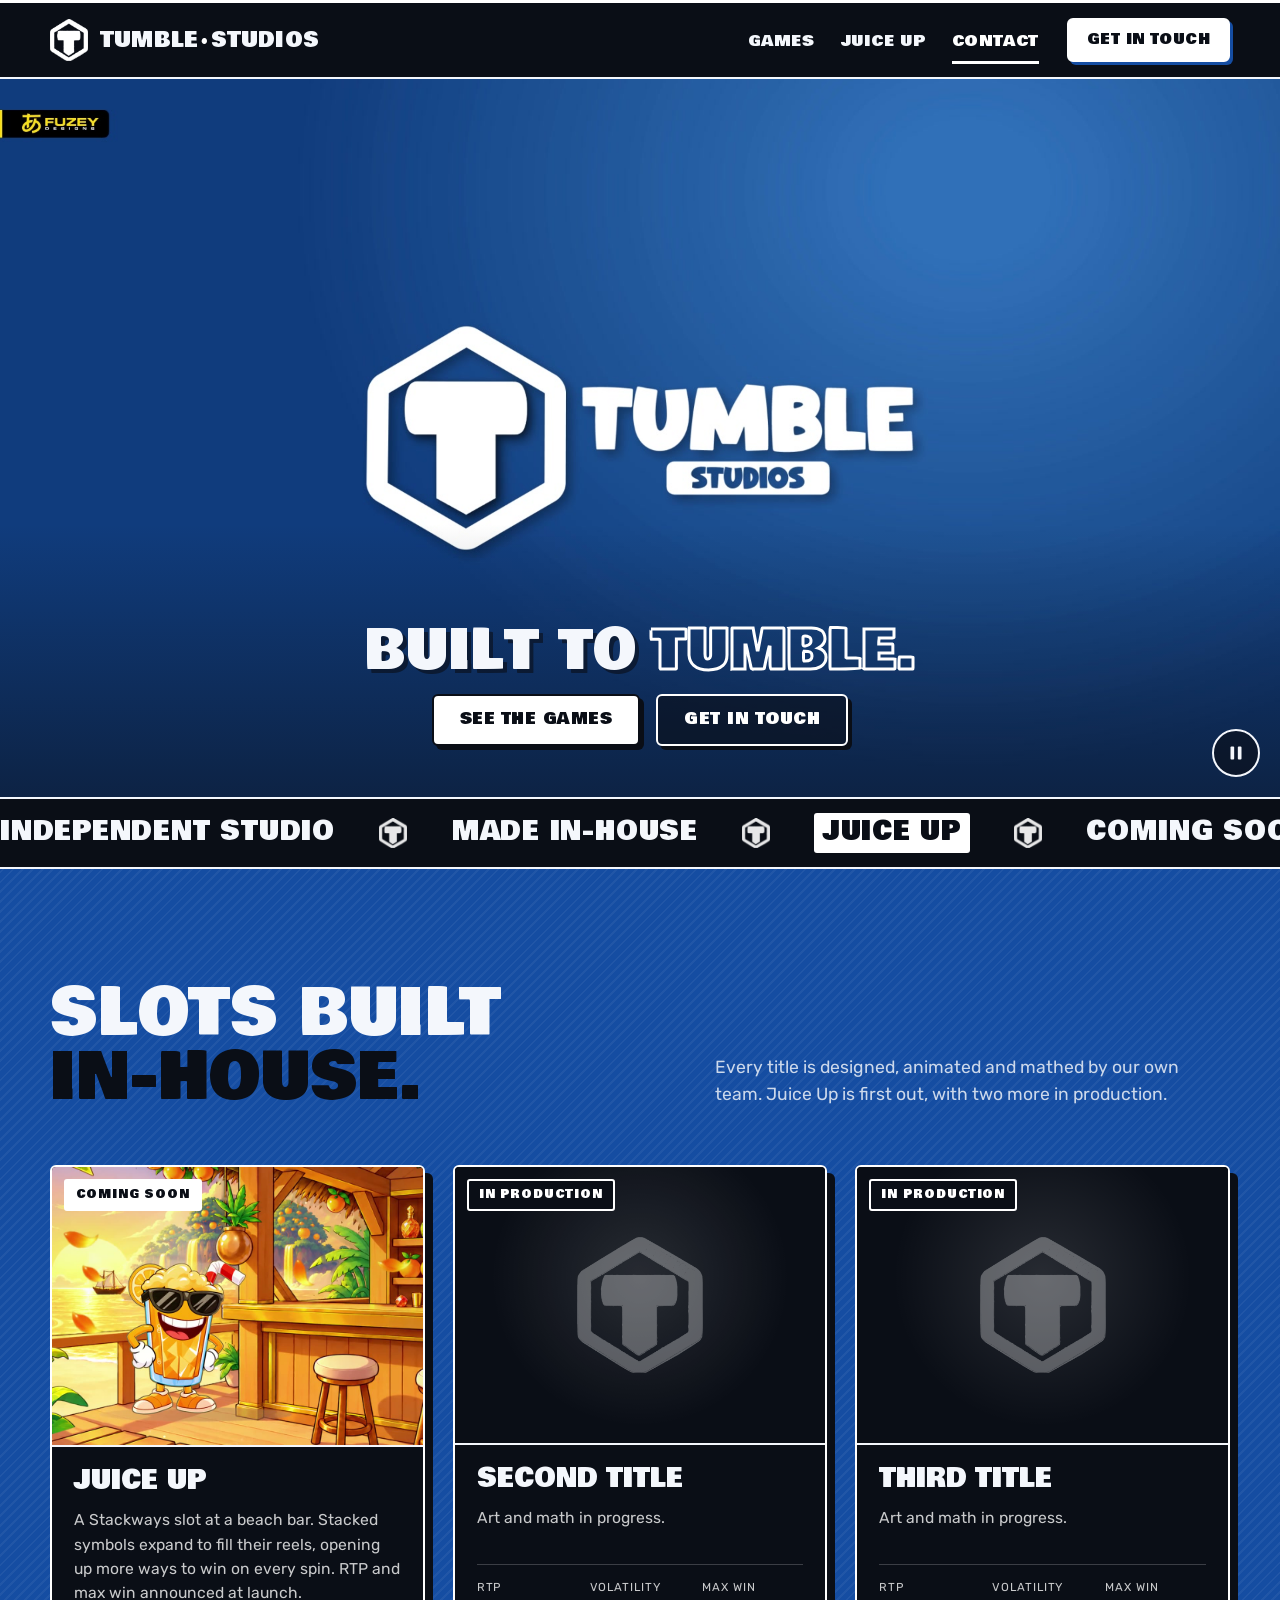
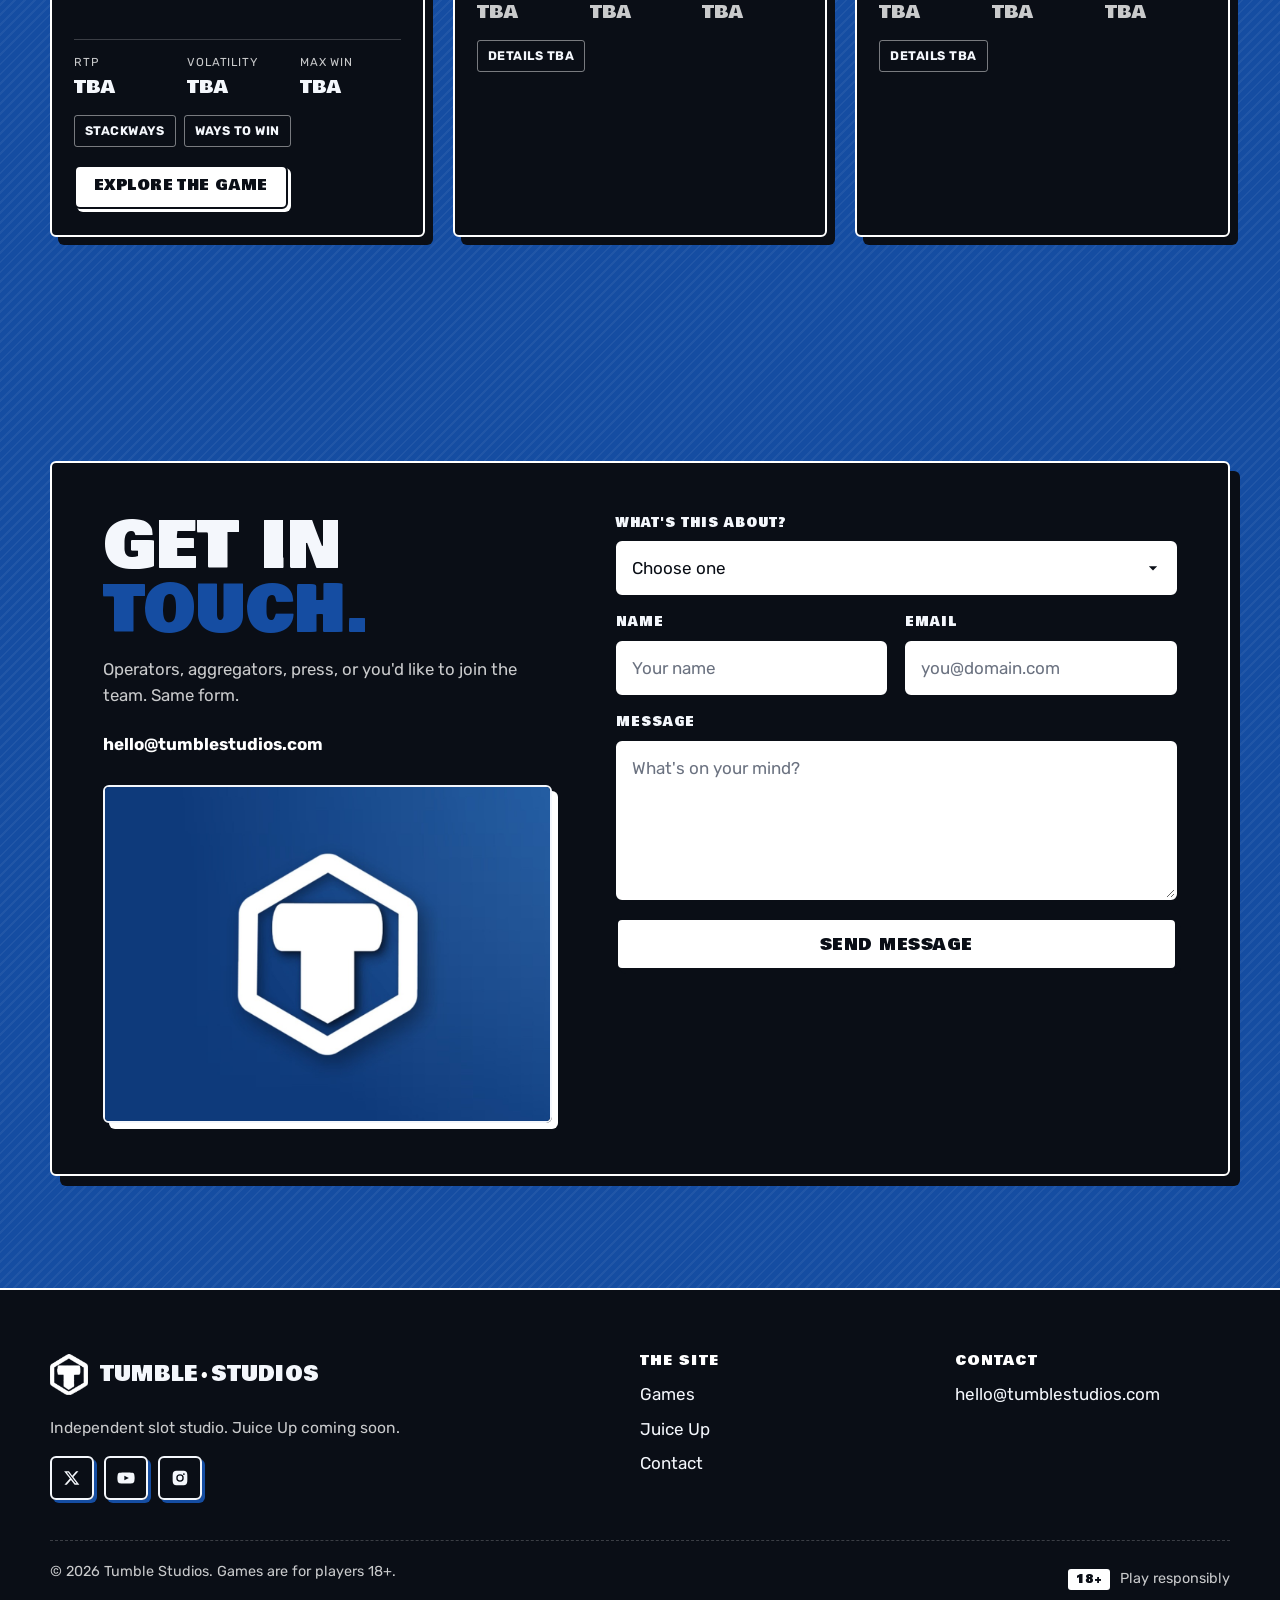
<file: index.html>
<!doctype html>
<html lang="en">
<head>
  <meta charset="utf-8">
  <meta name="viewport" content="width=device-width, initial-scale=1">
  <title>Tumble Studios · Independent slot studio</title>
  <meta name="description" content="Tumble Studios is an independent slot studio. Character-led games made in-house. First title, Juice Up, a Stackways slot, coming soon.">
  <meta name="theme-color" content="#154DA2">
  <meta property="og:type" content="website">
  <meta property="og:title" content="Tumble Studios · Independent slot studio">
  <meta property="og:description" content="Character-led slot games made in-house. First title, Juice Up, a Stackways slot, coming soon.">
  <meta property="og:image" content="assets/intro-poster.jpg">
  <meta name="twitter:card" content="summary_large_image">
  <link rel="icon" href="assets/logo-mark.png" type="image/png">
  <link rel="preconnect" href="https://fonts.googleapis.com">
  <link rel="preconnect" href="https://fonts.gstatic.com" crossorigin>
  <link href="https://fonts.googleapis.com/css2?family=Bowlby+One&family=Rubik:wght@400;500;700&display=swap" rel="stylesheet">
  <link rel="stylesheet" href="css/styles.css?v=202610311">
</head>
<body>
  <a class="skip-link" href="#main">Skip to main content</a>

  <header class="site-header" id="top">
    <div class="wrap header-inner">
      <a class="brand" href="#top" aria-label="Tumble Studios home">
        <img class="brand-mark" src="assets/logo-mark.png" alt="" width="40" height="43">
        <span class="brand-name">Tumble<span class="brand-dot">·</span>Studios</span>
      </a>

      <button class="nav-toggle" type="button" aria-expanded="false" aria-controls="site-nav">
        <span class="nav-toggle-bar"></span>
        <span class="visually-hidden">Menu</span>
      </button>

      <nav class="site-nav" id="site-nav" aria-label="Main">
        <ul>
          <li><a href="#games">Games</a></li>
          <li><a href="juice-up.html">Juice Up</a></li>
          <li><a href="#contact">Contact</a></li>
        </ul>
        <a class="btn btn-primary btn-small" href="#contact">Get in touch</a>
      </nav>
    </div>
  </header>

  <main id="main">

    <!-- Hero: the studio logo intro loops until paused -->
    <section class="hero hero--intro" aria-labelledby="hero-title">
      <video class="hero-video" autoplay muted loop playsinline preload="auto" poster="assets/intro-poster.jpg">
        <source src="assets/intro.mp4" type="video/mp4">
      </video>
      <div class="hero-shade"></div>

      <div class="wrap hero-content">
        <h1 class="hero-title" id="hero-title" aria-label="Built to tumble.">
          <span class="line" data-cascade aria-hidden="true">Built to</span>
          <span class="line outline" data-cascade aria-hidden="true">tumble.</span>
        </h1>
        <div class="hero-actions">
          <a class="btn btn-primary" href="#games">See the games</a>
          <a class="btn btn-ghost" href="#contact">Get in touch</a>
        </div>
      </div>

      <button class="video-toggle" type="button" aria-pressed="false" aria-label="Pause background video">
        <svg class="icon-pause" viewBox="0 0 24 24" aria-hidden="true"><rect x="6" y="5" width="4" height="14" rx="1"/><rect x="14" y="5" width="4" height="14" rx="1"/></svg>
        <svg class="icon-play" viewBox="0 0 24 24" aria-hidden="true"><path d="M8 5.5v13l11-6.5z"/></svg>
      </button>
    </section>

    <!-- Marquee strip -->
    <div class="marquee" aria-hidden="true">
      <div class="marquee-track">
        <span>Independent studio</span><img src="assets/logo-mark.png" alt="">
        <span>Made in-house</span><img src="assets/logo-mark.png" alt="">
        <span>Juice Up</span><img src="assets/logo-mark.png" alt="">
        <span>Coming soon</span><img src="assets/logo-mark.png" alt="">
        <span>Independent studio</span><img src="assets/logo-mark.png" alt="">
        <span>Made in-house</span><img src="assets/logo-mark.png" alt="">
        <span>Juice Up</span><img src="assets/logo-mark.png" alt="">
        <span>Coming soon</span><img src="assets/logo-mark.png" alt="">
      </div>
    </div>

    <!-- Games -->
    <section class="games section" id="games" aria-labelledby="games-title">
      <div class="wrap">
        <div class="section-head">
          <h2 class="section-title" id="games-title">Slots built <span class="accent">in-house.</span></h2>
          <p class="section-lead">Every title is designed, animated and mathed by our own team. Juice Up is first out, with two more in production.</p>
        </div>

        <ul class="game-grid" role="list">
          <li class="game-card is-featured">
            <div class="card-art">
              <img src="assets/art-sunset.jpg" alt="Juice Up: a grinning cartoon glass of orange juice wearing sunglasses, standing at a beach bar at sunset." loading="lazy" width="960" height="720">
              <span class="tag tag-zest">Coming soon</span>
            </div>
            <div class="card-body">
              <h3><a class="card-link" href="juice-up.html">Juice Up</a></h3>
              <p>A Stackways slot at a beach bar. Stacked symbols expand to fill their reels, opening up more ways to win on every spin. RTP and max win announced at launch.</p>
              <dl class="stats">
                <div><dt>RTP</dt><dd>TBA</dd></div>
                <div><dt>Volatility</dt><dd>TBA</dd></div>
                <div><dt>Max win</dt><dd>TBA</dd></div>
              </dl>
              <ul class="chips" role="list">
                <li>Stackways</li>
                <li>Ways to win</li>
              </ul>
              <span class="btn btn-primary btn-small card-cta" aria-hidden="true">Explore the game</span>
            </div>
          </li>

          <li class="game-card is-placeholder">
            <div class="card-art card-art-blank">
              <img src="assets/logo-mark.png" alt="" width="200" height="216">
              <span class="tag">In production</span>
            </div>
            <div class="card-body">
              <h3>Second title</h3>
              <p>Art and math in progress.</p>
              <dl class="stats">
                <div><dt>RTP</dt><dd>TBA</dd></div>
                <div><dt>Volatility</dt><dd>TBA</dd></div>
                <div><dt>Max win</dt><dd>TBA</dd></div>
              </dl>
              <ul class="chips" role="list">
                <li>Details TBA</li>
              </ul>
            </div>
          </li>

          <li class="game-card is-placeholder">
            <div class="card-art card-art-blank">
              <img src="assets/logo-mark.png" alt="" width="200" height="216">
              <span class="tag">In production</span>
            </div>
            <div class="card-body">
              <h3>Third title</h3>
              <p>Art and math in progress.</p>
              <dl class="stats">
                <div><dt>RTP</dt><dd>TBA</dd></div>
                <div><dt>Volatility</dt><dd>TBA</dd></div>
                <div><dt>Max win</dt><dd>TBA</dd></div>
              </dl>
              <ul class="chips" role="list">
                <li>Details TBA</li>
              </ul>
            </div>
          </li>
        </ul>
      </div>
    </section>

    <!-- Contact -->
    <section class="contact section" id="contact" aria-labelledby="contact-title">
      <div class="wrap">
        <div class="contact-panel">
          <div class="contact-copy">
            <h2 class="section-title" id="contact-title">Get in <span class="accent">touch.</span></h2>
            <p>Operators, aggregators, press, or you'd like to join the team. Same form.</p>
            <a class="contact-email" href="mailto:hello@tumblestudios.com">hello@tumblestudios.com</a>
            <img class="contact-art" src="assets/studio-mark.jpg" alt="The Tumble Studios hexagon T logo on a blue background." loading="lazy" width="1200" height="900">
          </div>

          <form class="contact-form" action="#" method="post" novalidate>
            <div class="field field-full">
              <label for="topic">What's this about?</label>
              <select id="topic" name="topic" required>
                <option value="">Choose one</option>
                <option>Operator partnership</option>
                <option>Aggregator integration</option>
                <option>Press</option>
                <option>Joining the team</option>
                <option>Something else</option>
              </select>
            </div>
            <div class="field">
              <label for="name">Name</label>
              <input id="name" name="name" type="text" autocomplete="name" placeholder="Your name" required>
            </div>
            <div class="field">
              <label for="email">Email</label>
              <input id="email" name="email" type="email" inputmode="email" autocomplete="email" placeholder="you@domain.com" required>
            </div>
            <div class="field field-full">
              <label for="message">Message</label>
              <textarea id="message" name="message" rows="5" placeholder="What's on your mind?" required></textarea>
            </div>
            <div class="field field-full">
              <button class="btn btn-primary" type="submit">Send message</button>
              <p class="form-note" role="status" aria-live="polite"></p>
            </div>
          </form>
        </div>
      </div>
    </section>
  </main>

  <footer class="site-footer">
    <div class="wrap footer-grid">
      <div class="footer-brand">
        <a class="brand" href="#top" aria-label="Tumble Studios home">
          <img class="brand-mark" src="assets/logo-mark.png" alt="" width="40" height="43">
          <span class="brand-name">Tumble<span class="brand-dot">·</span>Studios</span>
        </a>
        <p>Independent slot studio. Juice Up coming soon.</p>
        <ul class="social" role="list">
          <li><a href="#" aria-label="Tumble Studios on X"><svg viewBox="0 0 24 24" aria-hidden="true"><path d="M17.5 3h3.1l-6.8 7.8L21.8 21h-6.3l-4.9-6.4L5 21H1.9l7.3-8.3L1.5 3h6.4l4.4 5.9zm-1.1 16.1h1.7L6.9 4.8H5.1z"/></svg></a></li>
          <li><a href="#" aria-label="Tumble Studios on YouTube"><svg viewBox="0 0 24 24" aria-hidden="true"><path d="M23 7.2a3 3 0 0 0-2.1-2.1C19 4.6 12 4.6 12 4.6s-7 0-8.9.5A3 3 0 0 0 1 7.2 31 31 0 0 0 .5 12 31 31 0 0 0 1 16.8a3 3 0 0 0 2.1 2.1c1.9.5 8.9.5 8.9.5s7 0 8.9-.5A3 3 0 0 0 23 16.8a31 31 0 0 0 .5-4.8A31 31 0 0 0 23 7.2zM9.8 15.1V8.9l6 3.1z"/></svg></a></li>
          <li><a href="#" aria-label="Tumble Studios on Instagram"><svg viewBox="0 0 24 24" aria-hidden="true"><path d="M12 2.2c3.2 0 3.6 0 4.8.1 3.2.1 4.8 1.7 4.9 4.9.1 1.3.1 1.6.1 4.8s0 3.6-.1 4.8c-.1 3.2-1.7 4.8-4.9 4.9-1.3.1-1.6.1-4.8.1s-3.6 0-4.8-.1c-3.3-.1-4.8-1.7-4.9-4.9C2.2 15.6 2.2 15.2 2.2 12s0-3.6.1-4.8C2.4 3.9 4 2.4 7.2 2.3 8.4 2.2 8.8 2.2 12 2.2zM12 7a5 5 0 1 0 0 10 5 5 0 0 0 0-10zm0 8.2a3.2 3.2 0 1 1 0-6.4 3.2 3.2 0 0 1 0 6.4zm5.2-9.6a1.2 1.2 0 1 0 0 2.4 1.2 1.2 0 0 0 0-2.4z"/></svg></a></li>
        </ul>
      </div>
      <nav aria-label="Footer">
        <h3>The site</h3>
        <ul>
          <li><a href="#games">Games</a></li>
          <li><a href="juice-up.html">Juice Up</a></li>
          <li><a href="#contact">Contact</a></li>
        </ul>
      </nav>
      <div>
        <h3>Contact</h3>
        <ul>
          <li><a href="mailto:hello@tumblestudios.com">hello@tumblestudios.com</a></li>
        </ul>
      </div>
    </div>
    <div class="wrap footer-bottom">
      <p>&copy; 2026 Tumble Studios. Games are for players 18+.</p>
      <p><span class="age-badge">18+</span> Play responsibly</p>
    </div>
  </footer>

  <script src="js/main.js?v=202610311" defer></script>
</body>
</html>
</file>
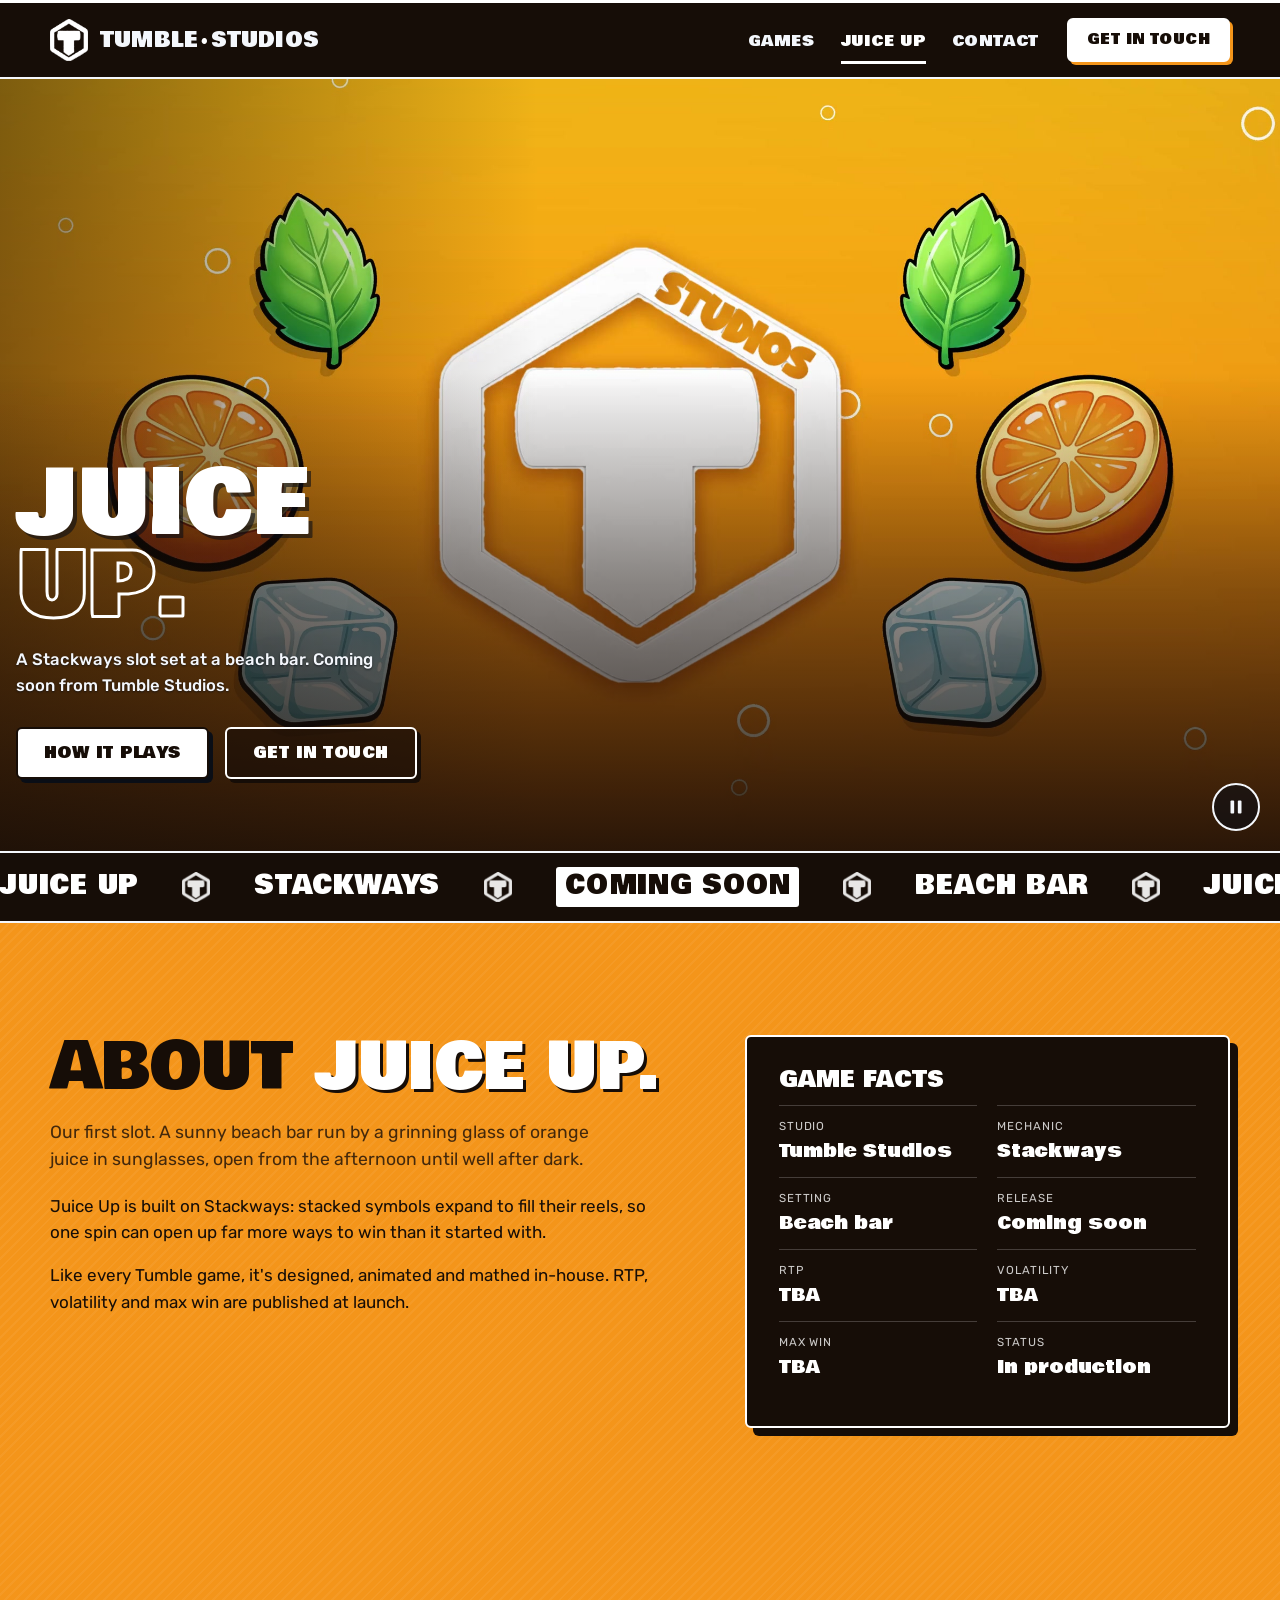
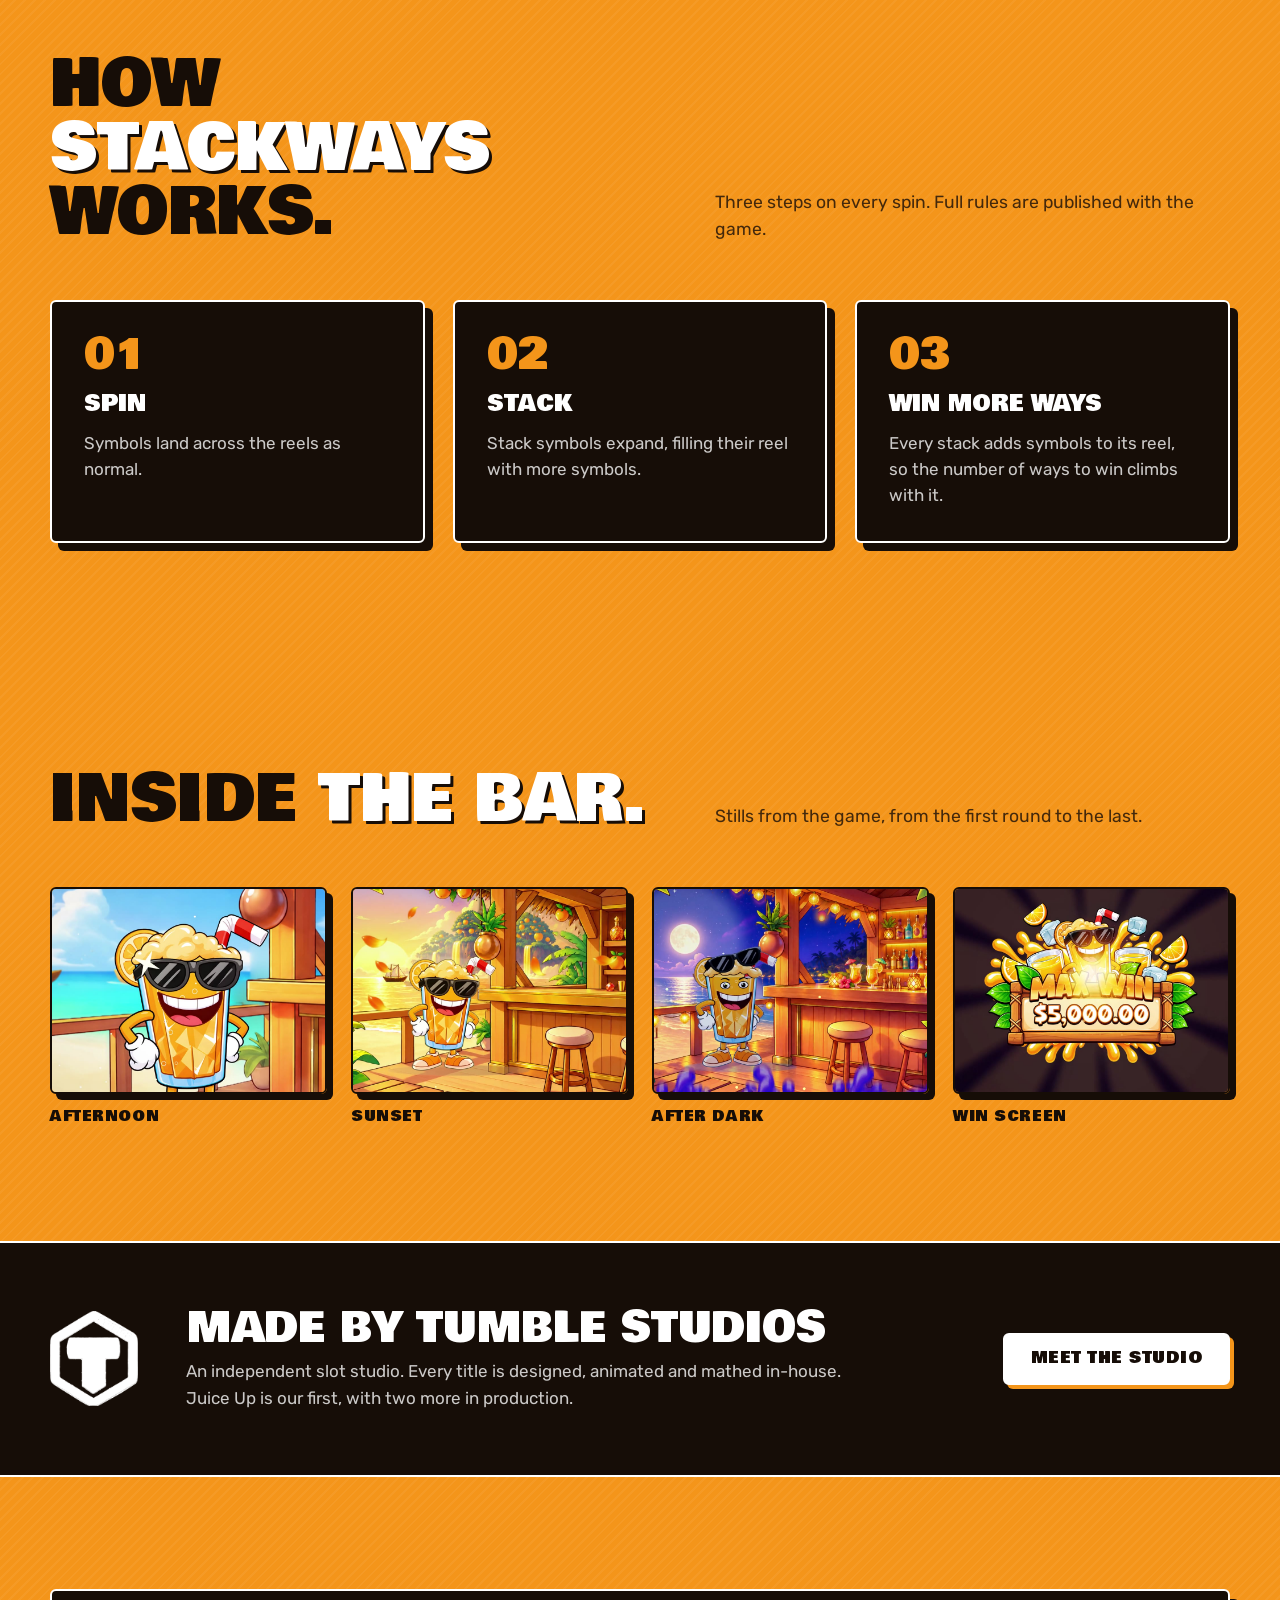
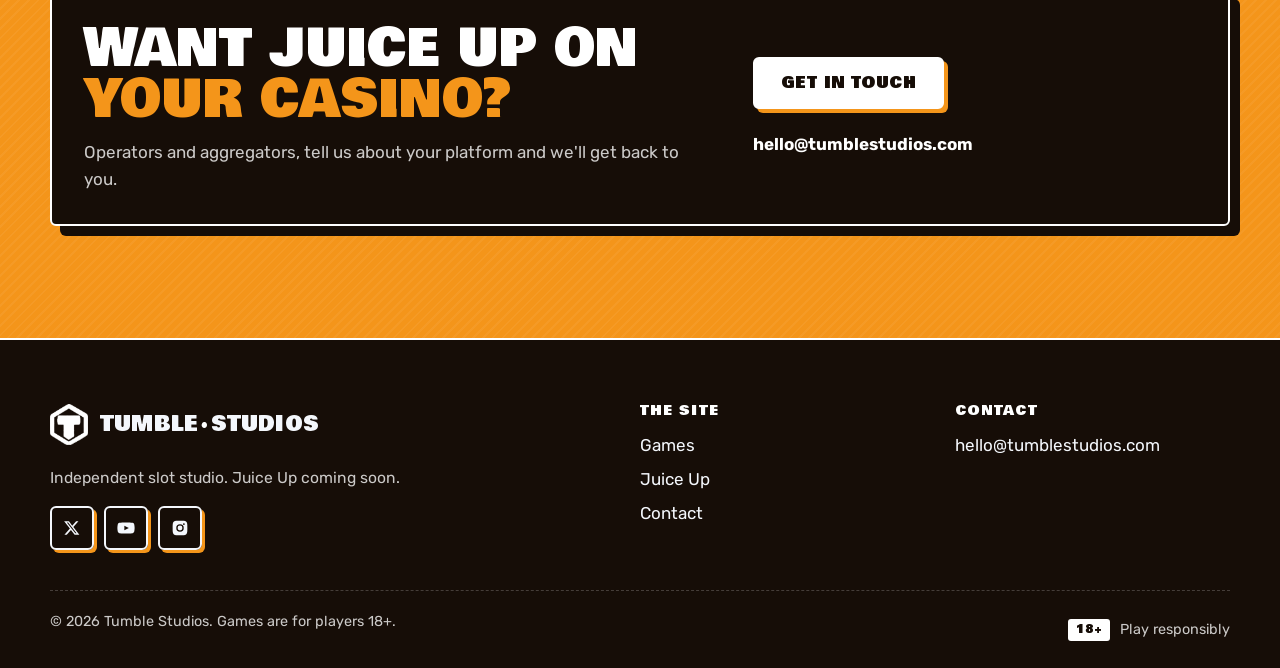
<file: juice-up.html>
<!doctype html>
<html lang="en">
<head>
  <meta charset="utf-8">
  <meta name="viewport" content="width=device-width, initial-scale=1">
  <title>Juice Up · Tumble Studios</title>
  <meta name="description" content="Juice Up is a Stackways slot set at a beach bar, from Tumble Studios. Coming soon.">
  <meta name="theme-color" content="#F4951A">
  <meta property="og:type" content="website">
  <meta property="og:title" content="Juice Up · Tumble Studios">
  <meta property="og:description" content="A Stackways slot set at a beach bar. Coming soon from Tumble Studios.">
  <meta property="og:image" content="assets/juice-up-poster.jpg">
  <meta name="twitter:card" content="summary_large_image">
  <link rel="icon" href="assets/logo-mark.png" type="image/png">
  <link rel="preconnect" href="https://fonts.googleapis.com">
  <link rel="preconnect" href="https://fonts.gstatic.com" crossorigin>
  <link href="https://fonts.googleapis.com/css2?family=Bowlby+One&family=Rubik:wght@400;500;700&display=swap" rel="stylesheet">
  <link rel="stylesheet" href="css/styles.css?v=202610311">
</head>
<body class="theme-juice">
  <a class="skip-link" href="#main">Skip to main content</a>

  <header class="site-header" id="top">
    <div class="wrap header-inner">
      <a class="brand" href="index.html" aria-label="Tumble Studios home">
        <img class="brand-mark" src="assets/logo-mark.png" alt="" width="40" height="43">
        <span class="brand-name">Tumble<span class="brand-dot">·</span>Studios</span>
      </a>

      <button class="nav-toggle" type="button" aria-expanded="false" aria-controls="site-nav">
        <span class="nav-toggle-bar"></span>
        <span class="visually-hidden">Menu</span>
      </button>

      <nav class="site-nav" id="site-nav" aria-label="Main">
        <ul>
          <li><a href="index.html#games">Games</a></li>
          <li><a href="juice-up.html" aria-current="page">Juice Up</a></li>
          <li><a href="index.html#contact">Contact</a></li>
        </ul>
        <a class="btn btn-primary btn-small" href="index.html#contact">Get in touch</a>
      </nav>
    </div>
  </header>

  <main id="main">

    <!-- Hero: the Juice Up scene loops behind the title -->
    <section class="hero" aria-labelledby="hero-title">
      <video class="hero-video" autoplay muted loop playsinline preload="metadata" poster="assets/juice-up-poster.jpg">
        <source src="assets/juice-up.mp4" type="video/mp4">
      </video>
      <div class="hero-shade"></div>

      <div class="wrap hero-content">
        <h1 class="hero-title" id="hero-title" aria-label="Juice Up.">
          <span class="line" data-cascade aria-hidden="true">Juice</span>
          <span class="line outline" data-cascade aria-hidden="true">up.</span>
        </h1>
        <p class="hero-lead">A Stackways slot set at a beach bar. Coming soon from Tumble Studios.</p>
        <div class="hero-actions">
          <a class="btn btn-primary" href="#how-it-plays">How it plays</a>
          <a class="btn btn-ghost" href="index.html#contact">Get in touch</a>
        </div>
      </div>

      <button class="video-toggle" type="button" aria-pressed="false" aria-label="Pause background video">
        <svg class="icon-pause" viewBox="0 0 24 24" aria-hidden="true"><rect x="6" y="5" width="4" height="14" rx="1"/><rect x="14" y="5" width="4" height="14" rx="1"/></svg>
        <svg class="icon-play" viewBox="0 0 24 24" aria-hidden="true"><path d="M8 5.5v13l11-6.5z"/></svg>
      </button>
    </section>

    <!-- Marquee strip -->
    <div class="marquee" aria-hidden="true">
      <div class="marquee-track">
        <span>Juice Up</span><img src="assets/logo-mark.png" alt="">
        <span>Stackways</span><img src="assets/logo-mark.png" alt="">
        <span>Coming soon</span><img src="assets/logo-mark.png" alt="">
        <span>Beach bar</span><img src="assets/logo-mark.png" alt="">
        <span>Juice Up</span><img src="assets/logo-mark.png" alt="">
        <span>Stackways</span><img src="assets/logo-mark.png" alt="">
        <span>Coming soon</span><img src="assets/logo-mark.png" alt="">
        <span>Beach bar</span><img src="assets/logo-mark.png" alt="">
      </div>
    </div>

    <!-- About the game -->
    <section class="section" id="the-game" aria-labelledby="game-title">
      <div class="wrap slot-intro">
        <div class="slot-copy">
          <h2 class="section-title" id="game-title">About <span class="accent">Juice Up.</span></h2>
          <p class="section-lead">Our first slot. A sunny beach bar run by a grinning glass of orange juice in sunglasses, open from the afternoon until well after dark.</p>
          <p>Juice Up is built on Stackways: stacked symbols expand to fill their reels, so one spin can open up far more ways to win than it started with.</p>
          <p>Like every Tumble game, it's designed, animated and mathed in-house. RTP, volatility and max win are published at launch.</p>
        </div>

        <aside class="slot-panel" aria-labelledby="facts-title">
          <h3 id="facts-title">Game facts</h3>
          <dl class="facts">
            <div><dt>Studio</dt><dd>Tumble Studios</dd></div>
            <div><dt>Mechanic</dt><dd>Stackways</dd></div>
            <div><dt>Setting</dt><dd>Beach bar</dd></div>
            <div><dt>Release</dt><dd>Coming soon</dd></div>
            <div><dt>RTP</dt><dd>TBA</dd></div>
            <div><dt>Volatility</dt><dd>TBA</dd></div>
            <div><dt>Max win</dt><dd>TBA</dd></div>
            <div><dt>Status</dt><dd>In production</dd></div>
          </dl>
        </aside>
      </div>
    </section>

    <!-- How Stackways works -->
    <section class="section slot-how" id="how-it-plays" aria-labelledby="how-title">
      <div class="wrap">
        <div class="section-head">
          <h2 class="section-title" id="how-title">How <span class="accent">Stackways</span> works.</h2>
          <p class="section-lead">Three steps on every spin. Full rules are published with the game.</p>
        </div>
        <ol class="steps">
          <li class="slot-panel">
            <h3>Spin</h3>
            <p>Symbols land across the reels as normal.</p>
          </li>
          <li class="slot-panel">
            <h3>Stack</h3>
            <p>Stack symbols expand, filling their reel with more symbols.</p>
          </li>
          <li class="slot-panel">
            <h3>Win more ways</h3>
            <p>Every stack adds symbols to its reel, so the number of ways to win climbs with it.</p>
          </li>
        </ol>
      </div>
    </section>

    <!-- Gallery -->
    <section class="section slot-gallery" id="gallery" aria-labelledby="gallery-title">
      <div class="wrap">
        <div class="section-head">
          <h2 class="section-title" id="gallery-title">Inside <span class="accent">the bar.</span></h2>
          <p class="section-lead">Stills from the game, from the first round to the last.</p>
        </div>
        <ul class="gallery" role="list">
          <li>
            <figure>
              <img src="assets/art-day.jpg" alt="The juice mascot at the beach bar in the afternoon, sea and palm trees behind." loading="lazy" width="960" height="720">
              <figcaption>Afternoon</figcaption>
            </figure>
          </li>
          <li>
            <figure>
              <img src="assets/art-sunset.jpg" alt="The juice mascot in sunglasses at the bar at sunset." loading="lazy" width="960" height="720">
              <figcaption>Sunset</figcaption>
            </figure>
          </li>
          <li>
            <figure>
              <img src="assets/art-night.jpg" alt="The bar at night, lit by lanterns under a full moon." loading="lazy" width="960" height="720">
              <figcaption>After dark</figcaption>
            </figure>
          </li>
          <li>
            <figure>
              <img src="assets/art-maxwin.jpg" alt="Win screen: the juice mascot behind a wooden sign reading Max win $5,000.00." loading="lazy" width="960" height="720">
              <figcaption>Win screen</figcaption>
            </figure>
          </li>
        </ul>
      </div>
    </section>

    <!-- The studio -->
    <section class="slot-band" aria-labelledby="studio-title">
      <div class="wrap slot-band-inner">
        <img src="assets/logo-mark.png" alt="" width="474" height="512">
        <div>
          <h2 id="studio-title">Made by Tumble Studios</h2>
          <p>An independent slot studio. Every title is designed, animated and mathed in-house. Juice Up is our first, with two more in production.</p>
        </div>
        <a class="btn btn-primary" href="index.html">Meet the studio</a>
      </div>
    </section>

    <!-- Contact prompt -->
    <section class="section" aria-labelledby="cta-title">
      <div class="wrap">
        <div class="slot-panel slot-cta">
          <div>
            <h2 class="section-title" id="cta-title">Want Juice Up on <span class="accent">your casino?</span></h2>
            <p>Operators and aggregators, tell us about your platform and we'll get back to you.</p>
          </div>
          <div class="slot-cta-actions">
            <a class="btn btn-primary" href="index.html#contact">Get in touch</a>
            <a class="contact-email" href="mailto:hello@tumblestudios.com">hello@tumblestudios.com</a>
          </div>
        </div>
      </div>
    </section>
  </main>

  <footer class="site-footer">
    <div class="wrap footer-grid">
      <div class="footer-brand">
        <a class="brand" href="index.html" aria-label="Tumble Studios home">
          <img class="brand-mark" src="assets/logo-mark.png" alt="" width="40" height="43">
          <span class="brand-name">Tumble<span class="brand-dot">·</span>Studios</span>
        </a>
        <p>Independent slot studio. Juice Up coming soon.</p>
        <ul class="social" role="list">
          <li><a href="#" aria-label="Tumble Studios on X"><svg viewBox="0 0 24 24" aria-hidden="true"><path d="M17.5 3h3.1l-6.8 7.8L21.8 21h-6.3l-4.9-6.4L5 21H1.9l7.3-8.3L1.5 3h6.4l4.4 5.9zm-1.1 16.1h1.7L6.9 4.8H5.1z"/></svg></a></li>
          <li><a href="#" aria-label="Tumble Studios on YouTube"><svg viewBox="0 0 24 24" aria-hidden="true"><path d="M23 7.2a3 3 0 0 0-2.1-2.1C19 4.6 12 4.6 12 4.6s-7 0-8.9.5A3 3 0 0 0 1 7.2 31 31 0 0 0 .5 12 31 31 0 0 0 1 16.8a3 3 0 0 0 2.1 2.1c1.9.5 8.9.5 8.9.5s7 0 8.9-.5A3 3 0 0 0 23 16.8a31 31 0 0 0 .5-4.8A31 31 0 0 0 23 7.2zM9.8 15.1V8.9l6 3.1z"/></svg></a></li>
          <li><a href="#" aria-label="Tumble Studios on Instagram"><svg viewBox="0 0 24 24" aria-hidden="true"><path d="M12 2.2c3.2 0 3.6 0 4.8.1 3.2.1 4.8 1.7 4.9 4.9.1 1.3.1 1.6.1 4.8s0 3.6-.1 4.8c-.1 3.2-1.7 4.8-4.9 4.9-1.3.1-1.6.1-4.8.1s-3.6 0-4.8-.1c-3.3-.1-4.8-1.7-4.9-4.9C2.2 15.6 2.2 15.2 2.2 12s0-3.6.1-4.8C2.4 3.9 4 2.4 7.2 2.3 8.4 2.2 8.8 2.2 12 2.2zM12 7a5 5 0 1 0 0 10 5 5 0 0 0 0-10zm0 8.2a3.2 3.2 0 1 1 0-6.4 3.2 3.2 0 0 1 0 6.4zm5.2-9.6a1.2 1.2 0 1 0 0 2.4 1.2 1.2 0 0 0 0-2.4z"/></svg></a></li>
        </ul>
      </div>
      <nav aria-label="Footer">
        <h3>The site</h3>
        <ul>
          <li><a href="index.html#games">Games</a></li>
          <li><a href="juice-up.html">Juice Up</a></li>
          <li><a href="index.html#contact">Contact</a></li>
        </ul>
      </nav>
      <div>
        <h3>Contact</h3>
        <ul>
          <li><a href="mailto:hello@tumblestudios.com">hello@tumblestudios.com</a></li>
        </ul>
      </div>
    </div>
    <div class="wrap footer-bottom">
      <p>&copy; 2026 Tumble Studios. Games are for players 18+.</p>
      <p><span class="age-badge">18+</span> Play responsibly</p>
    </div>
  </footer>

  <script src="js/main.js?v=202610311" defer></script>
</body>
</html>
</file>
<file: css/styles.css>
/* Tumble Studios
   Dark, loud, orange. Bowlby One for display, Rubik for everything else. */

:root {
  /* blue, white, black: from the Tumble Studios logo intro */
  --bg: #111B2E;         /* navy rather than black; a shade lighter */
  --bg-raised: #192741;
  --line: #2C3D60;
  --text: #F4F7FC;
  --white: #FFFFFF;
  --muted: #A7B4CA;
  --blue: #154DA2;       /* Doug's logo blue, sampled from the full-size avatar */
  --blue-deep: #0E3578;
  --sky: #154DA2;
  --ink: #0A0E16;

  --font-display: "Bowlby One", "Arial Black", Impact, sans-serif;
  --font-body: "Rubik", "Segoe UI", system-ui, sans-serif;

  --wrap: 1180px;
  --gutter: 16px;
  --radius: 6px;
  --ease: cubic-bezier(.2, .8, .2, 1);
  --ease-reel: cubic-bezier(.3, 1.35, .45, 1);

  /* two-tone offset shadows on buttons: blue one way, sky the other */
  --shadow-btn: 4px 4px 0 var(--blue), -2px -2px 0 var(--sky);
  --shadow-btn-hover: 6px 6px 0 var(--sky), -2px -2px 0 var(--blue);
}

*, *::before, *::after { box-sizing: border-box; }

html { scroll-behavior: smooth; -webkit-text-size-adjust: 100%; }

/* keep anchored sections clear of the sticky header */
[id] { scroll-margin-top: 84px; }
#top { scroll-margin-top: 0; }

body {
  margin: 0;
  font-family: var(--font-body);
  font-size: 1.0625rem;
  line-height: 1.55;
  color: var(--text);
  background-color: var(--bg);
  /* faint diagonal grain so the dark isn't flat */
  background-image: repeating-linear-gradient(135deg, rgba(255, 255, 255, .018) 0 2px, transparent 2px 7px);
  overflow-x: hidden;
}

img, video, svg { display: block; max-width: 100%; }

::selection { background: var(--sky); color: var(--ink); }

h1, h2, h3 {
  font-family: var(--font-display);
  font-weight: 400;
  line-height: 1;
  margin: 0;
  text-transform: uppercase;
}

p { margin: 0 0 1em; max-width: 62ch; }
p:last-child { margin-bottom: 0; }

a { color: var(--sky); text-underline-offset: .15em; }
a:hover { color: var(--text); }

:focus-visible { outline: 3px solid var(--sky); outline-offset: 3px; }

ul[role="list"] { list-style: none; margin: 0; padding: 0; }

.accent { color: var(--sky); }

.wrap {
  width: min(100% - (var(--gutter) * 2), var(--wrap));
  margin-inline: auto;
}

.visually-hidden {
  position: absolute !important;
  width: 1px; height: 1px;
  padding: 0; margin: -1px;
  overflow: hidden; clip: rect(0 0 0 0);
  white-space: nowrap; border: 0;
}

.skip-link {
  position: absolute; top: -100px; left: 16px;
  padding: 10px 14px;
  background: var(--sky); color: var(--ink);
  border-radius: var(--radius);
  z-index: 100;
  font-weight: 700;
}
.skip-link:focus { top: 12px; }

/* Buttons: flat, hard offset shadow */
.btn {
  display: inline-flex;
  align-items: center;
  justify-content: center;
  min-height: 52px;
  padding: 0 26px;
  font-family: var(--font-display);
  font-size: 1rem;
  letter-spacing: .03em;
  text-transform: uppercase;
  text-decoration: none;
  border-radius: var(--radius);
  border: 2px solid var(--text);
  cursor: pointer;
  transition: transform .15s var(--ease), box-shadow .15s var(--ease), background-color .15s;
}
.btn:hover { transform: translate(-2px, -2px); }
.btn:active { transform: translate(1px, 1px); }

.btn-primary {
  background: var(--white);
  color: var(--ink);
  border-color: var(--white);
  box-shadow: var(--shadow-btn);
}
.btn-primary:hover { background: var(--sky); color: var(--ink); border-color: var(--white); box-shadow: var(--shadow-btn-hover); }
.btn-primary:active { box-shadow: 2px 2px 0 var(--blue); }

.btn-ghost {
  background: rgba(10, 14, 22, .55);
  color: var(--text);
  border-color: var(--text);
  box-shadow: var(--shadow-btn);
  backdrop-filter: blur(6px);
}
.btn-ghost:hover { background: var(--text); color: var(--ink); box-shadow: var(--shadow-btn-hover); }

.btn-small { min-height: 44px; padding: 0 18px; font-size: .9rem; box-shadow: 3px 3px 0 var(--blue); }
.btn-small:hover { box-shadow: 5px 5px 0 var(--sky); }

/* Header */
.site-header {
  position: sticky;
  top: 0;
  z-index: 50;
  background: var(--bg);
  border-bottom: 2px solid var(--text);
  /* thin brand line along the very top, blue fading to sky */
  border-top: 3px solid var(--blue);
}
.site-header::before {
  content: "";
  position: absolute;
  top: -3px; left: 0; right: 0;
  height: 3px;
  background: linear-gradient(90deg, var(--blue), var(--sky) 60%, var(--white));
}

.header-inner {
  display: flex;
  align-items: center;
  justify-content: space-between;
  gap: 24px;
  min-height: 74px;
}

.brand {
  display: inline-flex;
  align-items: center;
  gap: 12px;
  color: var(--text);
  text-decoration: none;
}
.brand:hover { color: var(--sky); }
.brand-mark { width: 38px; height: auto; }
.brand-name { font-family: var(--font-display); font-size: 1.3rem; text-transform: uppercase; letter-spacing: .01em; }
.brand-dot { color: var(--blue); margin: 0 .1em; }

.site-nav { display: flex; align-items: center; gap: 28px; }
.site-nav ul { display: flex; gap: 26px; list-style: none; margin: 0; padding: 0; }
.site-nav ul a {
  font-family: var(--font-display);
  font-size: .95rem;
  letter-spacing: .04em;
  text-transform: uppercase;
  color: var(--text);
  text-decoration: none;
  padding: 8px 0;
  border-bottom: 3px solid transparent;
}
.site-nav ul a:hover,
.site-nav ul a[aria-current="true"] { border-bottom-color: var(--sky); color: var(--sky); }

.nav-toggle {
  display: none;
  width: 48px; height: 48px;
  background: none; border: 0;
  position: relative;
  cursor: pointer;
  border-radius: var(--radius);
}
.nav-toggle-bar,
.nav-toggle-bar::before,
.nav-toggle-bar::after {
  position: absolute; left: 12px;
  width: 24px; height: 3px;
  background: var(--text);
  border-radius: 2px;
  transition: transform .25s var(--ease), opacity .2s;
}
.nav-toggle-bar { top: 22px; }
.nav-toggle-bar::before { content: ""; left: 0; top: -8px; }
.nav-toggle-bar::after { content: ""; left: 0; top: 8px; }
.nav-toggle[aria-expanded="true"] .nav-toggle-bar { background: transparent; }
.nav-toggle[aria-expanded="true"] .nav-toggle-bar::before { transform: translateY(8px) rotate(45deg); }
.nav-toggle[aria-expanded="true"] .nav-toggle-bar::after { transform: translateY(-8px) rotate(-45deg); }

/* Hero */
.hero {
  position: relative;
  min-height: min(86svh, 800px);
  display: flex;
  align-items: flex-end;
  background: var(--bg);
  overflow: hidden;
  isolation: isolate;
}

.hero-video, .hero-shade {
  position: absolute;
  inset: 0;
  width: 100%;
  height: 100%;
}
.hero-video { object-fit: cover; z-index: -2; }
.hero-shade {
  z-index: -1;
  background:
    linear-gradient(to top, rgba(10, 14, 22, .9) 0%, rgba(10, 14, 22, .45) 35%, rgba(10, 14, 22, 0) 62%),
    linear-gradient(to right, rgba(10, 14, 22, .5), rgba(10, 14, 22, 0) 42%);
}

/* straight bottom edge: the marquee band sits directly under the video */
.hero { border-bottom: 2px solid var(--text); }

/* hero text hugs the left edge so the video stays in view */
.hero-content {
  position: relative;
  z-index: 2;
  width: min(100% - (var(--gutter) * 2), 1400px);
  margin-inline: auto;
  padding-block: clamp(40px, 6vw, 72px);
}

.hero-title {
  display: flex;
  flex-direction: column;
  font-size: clamp(3rem, 7.5vw, 5.6rem);
  line-height: .92;
  text-shadow: 4px 4px 0 rgba(10, 14, 22, .6);
  margin-bottom: 20px;
}
.hero-title .line { display: block; white-space: pre; }
.hero-title .outline {
  color: transparent;
  -webkit-text-stroke: 3px var(--sky);
  text-shadow: none;
}

/* cascade: each letter drops in and lands with a small bounce */
.hero-title .letter {
  display: inline-block;
  animation: drop .7s var(--ease-reel) both;
  animation-delay: calc(var(--i) * 55ms);
}
@keyframes drop {
  from { opacity: 0; transform: translateY(-.6em); }
  60% { opacity: 1; }
  to { opacity: 1; transform: none; }
}

.hero-lead {
  font-size: clamp(1rem, 1.3vw, 1.15rem);
  font-weight: 500;
  max-width: 36ch;
  margin-bottom: 28px;
  color: var(--text);
  text-shadow: 0 1px 2px rgba(10, 14, 22, .7);
}

.hero-actions { display: flex; flex-wrap: wrap; gap: 16px; }

.video-toggle {
  position: absolute;
  right: 20px; bottom: 20px;
  z-index: 2;
  width: 48px; height: 48px;
  border-radius: 50%;
  border: 2px solid var(--text);
  background: rgba(10, 14, 22, .6);
  color: var(--text);
  cursor: pointer;
  display: grid;
  place-items: center;
}
.video-toggle:hover { background: var(--sky); color: var(--ink); }
.video-toggle svg { width: 22px; height: 22px; fill: currentColor; }
.video-toggle .icon-play { display: none; }
.video-toggle[aria-pressed="true"] .icon-pause { display: none; }
.video-toggle[aria-pressed="true"] .icon-play { display: block; }

/* page-load sequence */
.hero-lead, .hero-actions { animation: rise .6s var(--ease) both; }
.hero-lead { animation-delay: .75s; }
.hero-actions { animation-delay: .85s; }
@keyframes rise {
  from { opacity: 0; transform: translateY(16px); }
  to { opacity: 1; transform: none; }
}

/* Marquee strip */
.marquee {
  overflow: hidden;
  background: var(--ink);
  border-bottom: 2px solid var(--text);
  padding-block: 14px;
}
.marquee-track {
  display: flex;
  align-items: center;
  width: max-content;
  gap: 44px;
  font-family: var(--font-display);
  font-size: clamp(1.1rem, 2.2vw, 1.6rem);
  text-transform: uppercase;
  letter-spacing: .03em;
  animation: slide 30s linear infinite;
}
.marquee-track span { white-space: nowrap; }
.marquee-track span:nth-of-type(4n + 3) { color: var(--sky); }
.marquee-track img { width: 28px; height: auto; opacity: .9; }
@keyframes slide { to { transform: translateX(-50%); } }

/* Sections */
.section { padding-block: clamp(64px, 9vw, 112px); }

.section-head {
  display: grid;
  grid-template-columns: 1.2fr 1fr;
  gap: 24px 48px;
  align-items: end;
  margin-bottom: clamp(32px, 5vw, 56px);
}
.section-title { font-size: clamp(2.4rem, 5.5vw, 4rem); }
.section-title .accent { display: inline-block; white-space: nowrap; }
.section-lead { font-size: 1.1rem; color: var(--muted); max-width: 46ch; }

/* Game cards */
.game-grid {
  display: grid;
  grid-template-columns: repeat(3, 1fr);
  gap: 28px;
}

.game-card {
  position: relative;
  display: flex;
  flex-direction: column;
  background: var(--bg-raised);
  border: 2px solid var(--text);
  border-radius: var(--radius);
  box-shadow: 8px 8px 0 var(--blue);
  overflow: hidden;
  transition: transform .2s var(--ease), box-shadow .2s var(--ease);
}
.game-card:hover { transform: translate(-3px, -3px); box-shadow: 11px 11px 0 var(--sky); }
.game-card.is-placeholder { box-shadow: 8px 8px 0 var(--line); }
.game-card.is-placeholder:hover { box-shadow: 11px 11px 0 var(--blue-deep); }

.card-art {
  position: relative;
  aspect-ratio: 4 / 3;
  border-bottom: 2px solid var(--text);
  background: var(--ink);
}
.card-art img { width: 100%; height: 100%; object-fit: cover; }
.card-art-blank {
  display: grid;
  place-items: center;
  background:
    radial-gradient(circle at 50% 40%, rgba(43, 108, 212, .45), transparent 60%),
    var(--bg-raised);
}
.card-art-blank img { width: 34%; height: auto; opacity: .35; }

.tag {
  position: absolute;
  top: 12px; left: 12px;
  padding: 5px 10px;
  font-family: var(--font-display);
  font-size: .72rem;
  letter-spacing: .08em;
  text-transform: uppercase;
  color: var(--text);
  background: var(--ink);
  border: 2px solid var(--text);
  border-radius: 3px;
}
.tag-zest { background: var(--sky); color: var(--ink); }

.card-body { padding: 22px 22px 26px; display: grid; gap: 14px; align-content: start; }
.card-body h3 { font-size: 1.6rem; }
.card-body p { color: var(--muted); font-size: .98rem; }

.stats {
  display: grid;
  grid-template-columns: repeat(3, 1fr);
  gap: 12px;
  margin: 4px 0 0;
  padding-top: 14px;
  border-top: 1px solid var(--line);
}
.stats dt {
  font-size: .72rem;
  letter-spacing: .08em;
  text-transform: uppercase;
  color: var(--muted);
}
.stats dd {
  margin: 2px 0 0;
  font-family: var(--font-display);
  font-size: 1.1rem;
  color: var(--text);
}
.is-placeholder .stats dd { color: var(--muted); }

.chips { display: flex; flex-wrap: wrap; gap: 8px; }
.chips li {
  padding: 5px 10px;
  font-size: .78rem;
  font-weight: 700;
  letter-spacing: .04em;
  text-transform: uppercase;
  color: var(--text);
  border: 1px solid var(--muted);
  border-radius: 3px;
}

/* Contact */
.contact-panel {
  display: grid;
  grid-template-columns: 1fr 1.25fr;
  gap: clamp(32px, 5vw, 64px);
  padding: clamp(28px, 4vw, 56px);
  background: var(--bg-raised);
  border: 2px solid var(--text);
  border-radius: var(--radius);
  box-shadow: 10px 10px 0 var(--blue);
}
.contact-copy p { color: var(--muted); font-size: 1.05rem; margin-top: 14px; }
.contact-email {
  display: inline-block;
  margin-top: 6px;
  font-weight: 700;
  color: var(--sky);
}
.contact-art {
  margin-top: 28px;
  width: 100%;
  height: auto;
  border: 2px solid var(--text);
  border-radius: var(--radius);
  box-shadow: 6px 6px 0 var(--sky);
}

.contact-form {
  display: grid;
  grid-template-columns: 1fr 1fr;
  gap: 18px;
  align-content: start;
}
.field { display: grid; gap: 8px; }
.field label {
  font-family: var(--font-display);
  font-size: .78rem;
  letter-spacing: .08em;
  text-transform: uppercase;
}
.field-full { grid-column: 1 / -1; }

input, select, textarea {
  font: inherit;
  color: var(--text);
  background: var(--ink);
  border: 2px solid var(--text);
  border-radius: var(--radius);
  padding: 12px 14px;
  min-height: 50px;
  width: 100%;
}
input::placeholder, textarea::placeholder { color: #6F7D95; }
select { appearance: none; -webkit-appearance: none;
  background-image: url("data:image/svg+xml,%3Csvg xmlns='http://www.w3.org/2000/svg' viewBox='0 0 24 24' fill='%23FFF6E8'%3E%3Cpath d='M7 10l5 5 5-5z'/%3E%3C/svg%3E");
  background-repeat: no-repeat; background-position: right 12px center; background-size: 20px; padding-right: 40px; }
select option { background: var(--bg-raised); color: var(--text); }
textarea { min-height: 150px; resize: vertical; }
input:focus-visible, select:focus-visible, textarea:focus-visible { outline-color: var(--sky); outline-offset: 2px; }
input[aria-invalid="true"], select[aria-invalid="true"], textarea[aria-invalid="true"] { border-color: #FF6B6B; }

.form-note { font-weight: 500; margin: 12px 0 0; }
.form-note:empty { display: none; }
.form-note.is-error { color: #FF8A8A; }
.form-note.is-ok { color: var(--sky); }

/* Footer */
.site-footer {
  border-top: 2px solid var(--text);
  padding-top: clamp(40px, 6vw, 64px);
}
.footer-grid {
  display: grid;
  grid-template-columns: 2fr 1fr 1fr;
  gap: 40px;
}
.footer-brand p { margin-top: 14px; color: var(--muted); font-size: .98rem; }
.site-footer h3 { font-size: .85rem; letter-spacing: .08em; color: var(--blue); margin-bottom: 14px; }
.site-footer nav ul, .site-footer div > ul:not(.social) { list-style: none; margin: 0; padding: 0; display: grid; gap: 8px; }
.site-footer a { color: var(--text); text-decoration: none; }
.site-footer a:hover { color: var(--sky); }

.social { display: flex; gap: 10px; margin-top: 18px; }
.social a {
  display: grid; place-items: center;
  width: 44px; height: 44px;
  border: 2px solid var(--text);
  border-radius: var(--radius);
  box-shadow: 3px 3px 0 var(--blue);
}
.social a:hover { background: var(--sky); color: var(--ink); }
.social svg { width: 18px; height: 18px; fill: currentColor; }

.footer-bottom {
  display: flex;
  justify-content: space-between;
  flex-wrap: wrap;
  gap: 12px;
  margin-top: 40px;
  padding-block: 20px;
  border-top: 1px dashed var(--line);
  font-size: .9rem;
  color: var(--muted);
}
.footer-bottom p { display: flex; align-items: center; gap: 10px; }
.age-badge {
  display: inline-grid; place-items: center;
  padding: 2px 8px;
  font-family: var(--font-display);
  font-size: .72rem;
  color: var(--ink);
  background: var(--blue);
  border-radius: 3px;
}

/* Responsive */
@media (max-width: 1000px) {
  .game-grid { grid-template-columns: repeat(2, 1fr); }
  .game-card.is-featured { grid-column: 1 / -1; }
  .game-card.is-featured .card-art { aspect-ratio: 16 / 9; }
  .section-head { grid-template-columns: 1fr; }
  .contact-panel { grid-template-columns: 1fr; }
  .contact-art { max-width: 480px; }
  .footer-grid { grid-template-columns: 1fr 1fr; }
}

@media (max-width: 820px) {
  .nav-toggle { display: block; }
  .site-nav {
    position: absolute;
    top: 100%; left: 0; right: 0;
    flex-direction: column;
    align-items: stretch;
    gap: 8px;
    padding: 12px var(--gutter) 20px;
    background: var(--bg);
    border-bottom: 2px solid var(--text);
    display: none;
  }
  .site-nav.is-open { display: flex; }
  .site-nav ul { flex-direction: column; gap: 0; }
  .site-nav ul a { display: block; padding: 14px 4px; border-bottom: 1px solid var(--line); }
  .site-nav .btn { margin-top: 12px; }
}

@media (max-width: 560px) {
  body { font-size: 1rem; }
  .brand-name { font-size: 1.05rem; }
  /* phones: landscape video shown whole at 16:9, headline and buttons centred on it */
  .hero { min-height: 0; aspect-ratio: 16 / 9; align-items: center; }
  .hero-shade { background: rgba(10, 14, 22, .42); }
  .hero-content { padding-block: 16px; text-align: center; }
  .hero-title { font-size: clamp(1.9rem, 9vw, 2.4rem); align-items: center; margin-bottom: 14px; text-shadow: 3px 3px 0 rgba(10, 14, 22, .6); }
  .hero-title .outline { color: var(--sky); -webkit-text-stroke: 0; text-shadow: 3px 3px 0 rgba(10, 14, 22, .6); }
  .hero-lead { display: none; }
  .hero-actions { justify-content: center; gap: 10px; }
  .hero-actions .btn { min-height: 42px; padding: 0 14px; font-size: .8rem; box-shadow: 3px 3px 0 var(--sky), -2px -2px 0 var(--blue); }
  .video-toggle { width: 34px; height: 34px; right: 10px; bottom: 10px; }
  .video-toggle svg { width: 16px; height: 16px; }
  .game-grid { grid-template-columns: 1fr; gap: 28px; }
  .game-card.is-featured .card-art { aspect-ratio: 4 / 3; }
  .contact-panel { padding: 22px; box-shadow: 6px 6px 0 var(--blue); }
  .contact-form { grid-template-columns: 1fr; }
  .footer-grid { grid-template-columns: 1fr; gap: 32px; }
}

@media (prefers-reduced-motion: reduce) {
  html { scroll-behavior: auto; }
  .hero-title .letter, .hero-lead, .hero-actions { animation: none; }
  .marquee-track { animation: none; }
  .btn, .game-card { transition: none; }
  .btn:hover, .game-card:hover { transform: none; }
}

/* ---- One blue, white, black -------------------------------------------------
   Doug's logo blue (#154DA2) is the page. White is text, buttons and lines.
   Black is header, marquee, cards, panel, footer. No other shades of blue. */
:root {
  --bg: #154DA2;
  --bg-raised: #0A0E16;
  --line: rgba(255, 255, 255, .28);
  --muted: rgba(255, 255, 255, .78);
  --sky: #FFFFFF;
  --blue-deep: #154DA2;
  --shadow-btn: 4px 4px 0 var(--ink);
  --shadow-btn-hover: 6px 6px 0 var(--ink);
}

body {
  background-color: var(--bg);
  /* the diagonal grain, a touch stronger so it reads on the blue */
  background-image: repeating-linear-gradient(135deg, rgba(255, 255, 255, .05) 0 2px, transparent 2px 7px);
}

::selection { background: var(--ink); color: var(--white); }
a { color: var(--white); }
a:hover { color: var(--ink); }
:focus-visible { outline-color: var(--white); }

/* accent words in black on the blue page, blue on the black panel; white outline over the video */
.accent { color: var(--ink); }
.contact-panel .accent { color: var(--bg); }
.hero-title .outline { -webkit-text-stroke-color: var(--white); }

/* buttons: white with black shadow; hover flips to black */
.btn-primary { background: var(--white); color: var(--ink); border-color: var(--ink); }
.btn-primary:hover { background: var(--ink); color: var(--white); border-color: var(--white); }
.btn-primary:active { box-shadow: 2px 2px 0 var(--ink); }
.btn-ghost { background: rgba(10, 14, 22, .6); color: var(--white); border-color: var(--white); box-shadow: 4px 4px 0 var(--ink); }
.btn-ghost:hover { background: var(--white); color: var(--ink); box-shadow: 6px 6px 0 var(--ink); }
.btn-small { box-shadow: 3px 3px 0 var(--white); }
.btn-small:hover { box-shadow: 5px 5px 0 var(--white); }

/* header: black, white line on top */
.site-header { background: var(--ink); border-top-color: var(--white); }
.site-header::before { background: var(--white); }
.brand-dot { color: var(--white); }
.brand:hover { color: var(--white); }
.site-nav ul a:hover, .site-nav ul a[aria-current="true"] { border-bottom-color: var(--white); color: var(--white); }
.header-inner .btn-small { box-shadow: 3px 3px 0 var(--bg); border-color: var(--white); }

/* marquee: black band, highlighted word reversed */
.marquee { background: var(--ink); }
.marquee-track span:nth-of-type(4n + 3) { color: var(--ink); background: var(--white); padding: 0 .35em; border-radius: 3px; }
.video-toggle:hover { background: var(--white); color: var(--ink); }

/* cards: black with white edges and a white hard shadow */
.game-card { background: var(--ink); border-color: var(--white); box-shadow: 8px 8px 0 var(--ink); }
.game-card:hover { box-shadow: 11px 11px 0 var(--white); }
.game-card.is-placeholder { box-shadow: 8px 8px 0 var(--ink); }
.game-card.is-placeholder:hover { box-shadow: 11px 11px 0 var(--white); }
.card-art-blank { background: radial-gradient(circle at 50% 40%, rgba(255, 255, 255, .12), transparent 60%), var(--ink); }
.card-art-blank img { opacity: .3; }
.tag { background: var(--ink); color: var(--white); border-color: var(--white); }
.tag-zest { background: var(--white); color: var(--ink); }
.stats { border-top-color: rgba(255, 255, 255, .2); }
.chips li { border-color: rgba(255, 255, 255, .45); }

/* contact: black panel, white hard shadow, white fields */
.contact-panel { background: var(--ink); border-color: var(--white); box-shadow: 10px 10px 0 var(--ink); }
/* email link: stays white on the black panel, underline on hover like the footer links */
.contact-email { color: var(--white); text-decoration: none; text-underline-offset: .2em; }
.contact-email:hover, .contact-email:focus-visible { color: var(--white); text-decoration: underline; }
input, select, textarea { background-color: var(--white); color: var(--ink); border-color: var(--white); }
input::placeholder, textarea::placeholder { color: #6B7280; }
select { background-image: url("data:image/svg+xml,%3Csvg xmlns='http://www.w3.org/2000/svg' viewBox='0 0 24 24' fill='%230A0E16'%3E%3Cpath d='M7 10l5 5 5-5z'/%3E%3C/svg%3E"); background-repeat: no-repeat; background-position: right 12px center; background-size: 20px; }
select option { background: var(--white); color: var(--ink); }
input:focus-visible, select:focus-visible, textarea:focus-visible { outline-color: var(--white); outline-offset: 3px; }
.form-note.is-ok { color: var(--white); }

/* footer: black */
.site-footer { background: var(--ink); border-top-color: var(--white); }
.site-footer h3 { color: var(--white); }
.site-footer a:hover { color: var(--white); text-decoration: underline; }
.footer-bottom { border-top-color: rgba(255, 255, 255, .2); }
.social a { box-shadow: 3px 3px 0 var(--bg); }
.social a:hover { background: var(--white); color: var(--ink); }
.age-badge { background: var(--white); color: var(--ink); }

@media (max-width: 820px) {
  .site-nav { background: var(--ink); }
}

/* ---- Homepage intro hero -----------------------------------------------------
   The logo intro plays once and holds on the logo, which sits in the middle of
   the frame. Text goes underneath it, centred, and drops in once the logo has
   formed (~2.2s). The box keeps close to 16:9 so wide screens don't crop the logo. */
.hero--intro { min-height: min(86svh, 56.25vw); }
.hero--intro .hero-shade { background: linear-gradient(to top, rgba(10, 14, 22, .55) 0%, rgba(10, 14, 22, 0) 38%); }
.hero--intro .hero-content { text-align: center; padding-block: clamp(28px, 4vw, 56px); }
.hero--intro .hero-title {
  flex-direction: row;
  flex-wrap: wrap;
  justify-content: center;
  column-gap: .28em;
  font-size: clamp(2rem, 4.2vw, 3.6rem);
  margin-bottom: 18px;
}
.hero--intro .hero-title .letter { animation-delay: calc(2.2s + var(--i) * 55ms); }
.hero--intro .hero-actions { justify-content: center; animation-delay: 2.7s; }

/* ---- Game card links to its slot page --------------------------------------- */
.card-link { color: inherit; text-decoration: none; }
.card-link::after { content: ""; position: absolute; inset: 0; z-index: 1; }
.card-link:focus-visible { outline: none; }
.game-card:has(.card-link:focus-visible) { outline: 3px solid var(--white); outline-offset: 4px; }
.card-cta { justify-self: start; margin-top: 4px; pointer-events: none; }
.game-card:hover .card-cta { background: var(--ink); color: var(--white); border-color: var(--white); }

.site-nav ul a[aria-current="page"] { border-bottom-color: var(--white); color: var(--white); }

/* ---- Slot pages ----------------------------------------------------------------
   Same structure as the homepage; a theme class on <body> swaps the colours. */
.slot-intro {
  display: grid;
  grid-template-columns: 1.3fr 1fr;
  gap: clamp(32px, 5vw, 72px);
  align-items: start;
}
.slot-copy .section-title { margin-bottom: 20px; }
.slot-copy p { max-width: 56ch; }
.slot-copy .section-lead { margin-bottom: 1.1em; max-width: 52ch; }

.slot-panel {
  background: var(--ink);
  color: var(--white);
  border: 2px solid var(--white);
  border-radius: var(--radius);
  box-shadow: 8px 8px 0 var(--ink);
  padding: clamp(22px, 3vw, 32px);
}
.slot-panel h3 { font-size: 1.4rem; margin-bottom: 14px; }
.slot-panel p { color: var(--muted); }

.facts { display: grid; grid-template-columns: 1fr 1fr; column-gap: 20px; margin: 0; }
.facts div { padding: 12px 0; border-top: 1px solid rgba(255, 255, 255, .2); }
.facts dt { font-size: .72rem; letter-spacing: .08em; text-transform: uppercase; color: var(--muted); }
.facts dd { margin: 2px 0 0; font-family: var(--font-display); font-size: 1.1rem; }

/* the three steps really are a sequence, so they're numbered */
.steps {
  display: grid;
  grid-template-columns: repeat(3, 1fr);
  gap: 28px;
  margin: 0;
  padding: 0;
  list-style: none;
  counter-reset: step;
}
.steps li { counter-increment: step; }
.steps li::before {
  content: counter(step, decimal-leading-zero);
  display: block;
  margin-bottom: 18px;
  font-family: var(--font-display);
  font-size: 2.6rem;
  line-height: 1;
  color: var(--bg);
}

.gallery {
  display: grid;
  grid-template-columns: repeat(4, 1fr);
  gap: 24px;
}
.gallery figure { margin: 0; }
.gallery img {
  width: 100%;
  height: auto;          /* the height attribute would otherwise override the ratio */
  aspect-ratio: 4 / 3;
  object-fit: cover;
  border: 2px solid var(--ink);
  border-radius: var(--radius);
  box-shadow: 6px 6px 0 var(--ink);
}
.gallery figcaption {
  margin-top: 12px;
  font-family: var(--font-display);
  font-size: .9rem;
  letter-spacing: .04em;
  text-transform: uppercase;
}

.slot-band {
  background: var(--ink);
  color: var(--white);
  border-block: 2px solid var(--white);
  padding-block: clamp(40px, 6vw, 64px);
}
.slot-band-inner {
  display: grid;
  grid-template-columns: auto 1fr auto;
  gap: 24px 48px;
  align-items: center;
}
.slot-band-inner img { width: 88px; height: auto; }
.slot-band h2 { font-size: clamp(1.8rem, 3.4vw, 2.6rem); margin-bottom: 10px; }
.slot-band p { color: var(--muted); }
.slot-band .btn-primary { border-color: var(--white); box-shadow: 4px 4px 0 var(--bg); }
.slot-band .btn-primary:hover { box-shadow: 6px 6px 0 var(--bg); }

.slot-cta {
  display: grid;
  grid-template-columns: 1.4fr 1fr;
  gap: 24px 48px;
  align-items: center;
  box-shadow: 10px 10px 0 var(--ink);
}
.slot-cta .section-title { margin-bottom: 14px; font-size: clamp(2rem, 4.4vw, 3.2rem); }
.slot-cta-actions { display: grid; gap: 16px; justify-items: start; }
.slot-cta .btn-primary { border-color: var(--white); box-shadow: 4px 4px 0 var(--bg); }
.slot-cta .btn-primary:hover { box-shadow: 6px 6px 0 var(--bg); }

/* ---- Theme: Juice Up -------------------------------------------------------------
   Juice orange page with dark brown surfaces. Text on the orange is dark; text on
   the dark surfaces and over the video stays white. */
.theme-juice {
  --bg: #F4951A;
  --ink: #160D07;
  --bg-raised: #160D07;
  --blue: #F4951A;
  --blue-deep: #F4951A;
  --on-page: #160D07;
  --on-page-muted: rgba(22, 13, 7, .8);
  color: var(--on-page);
}
.theme-juice :is(.site-header, .hero, .marquee, .site-footer, .slot-panel, .slot-band) { color: var(--white); }
.theme-juice .section-lead { color: var(--on-page-muted); }
.theme-juice .accent { color: var(--white); text-shadow: 3px 3px 0 var(--ink); }
.theme-juice .slot-panel .accent { color: var(--bg); text-shadow: none; }
.theme-juice :focus-visible { outline-color: var(--ink); }
.theme-juice :is(.site-header, .hero, .marquee, .site-footer, .slot-panel, .slot-band) :focus-visible { outline-color: var(--white); }
.theme-juice .hero-shade {
  background:
    linear-gradient(to top, rgba(22, 13, 7, .9) 0%, rgba(22, 13, 7, .45) 35%, rgba(22, 13, 7, 0) 62%),
    linear-gradient(to right, rgba(22, 13, 7, .5), rgba(22, 13, 7, 0) 42%);
}
.theme-juice .btn-ghost { background: rgba(22, 13, 7, .6); }

/* ---- Responsive: intro hero and slot pages ---------------------------------- */
@media (max-width: 1000px) {
  .slot-intro { grid-template-columns: 1fr; }
  .gallery { grid-template-columns: repeat(2, 1fr); }
  .slot-cta { grid-template-columns: 1fr; }
}

@media (max-width: 820px) {
  .steps { grid-template-columns: 1fr; }
  .slot-band-inner { grid-template-columns: auto 1fr; }
  .slot-band-inner .btn { grid-column: 1 / -1; justify-self: start; }
}

@media (max-width: 560px) {
  /* phones: the intro shows whole at 16:9 with the text underneath, so nothing covers the logo */
  .hero--intro { display: block; aspect-ratio: auto; }
  .hero--intro .hero-video { position: relative; inset: auto; height: auto; aspect-ratio: 16 / 9; }
  .hero--intro .hero-shade { display: none; }
  .hero--intro .hero-content { padding-block: 22px 28px; }
  .hero--intro .video-toggle { top: calc(56.25vw - 44px); bottom: auto; }

  .gallery { gap: 16px; }
  .slot-band-inner { grid-template-columns: 1fr; }
  .slot-band-inner img { width: 64px; }
  .slot-panel { box-shadow: 6px 6px 0 var(--ink); }
}

@media (prefers-reduced-motion: reduce) {
  .hero--intro .hero-title .letter, .hero--intro .hero-actions { animation: none; }
}
</file>
